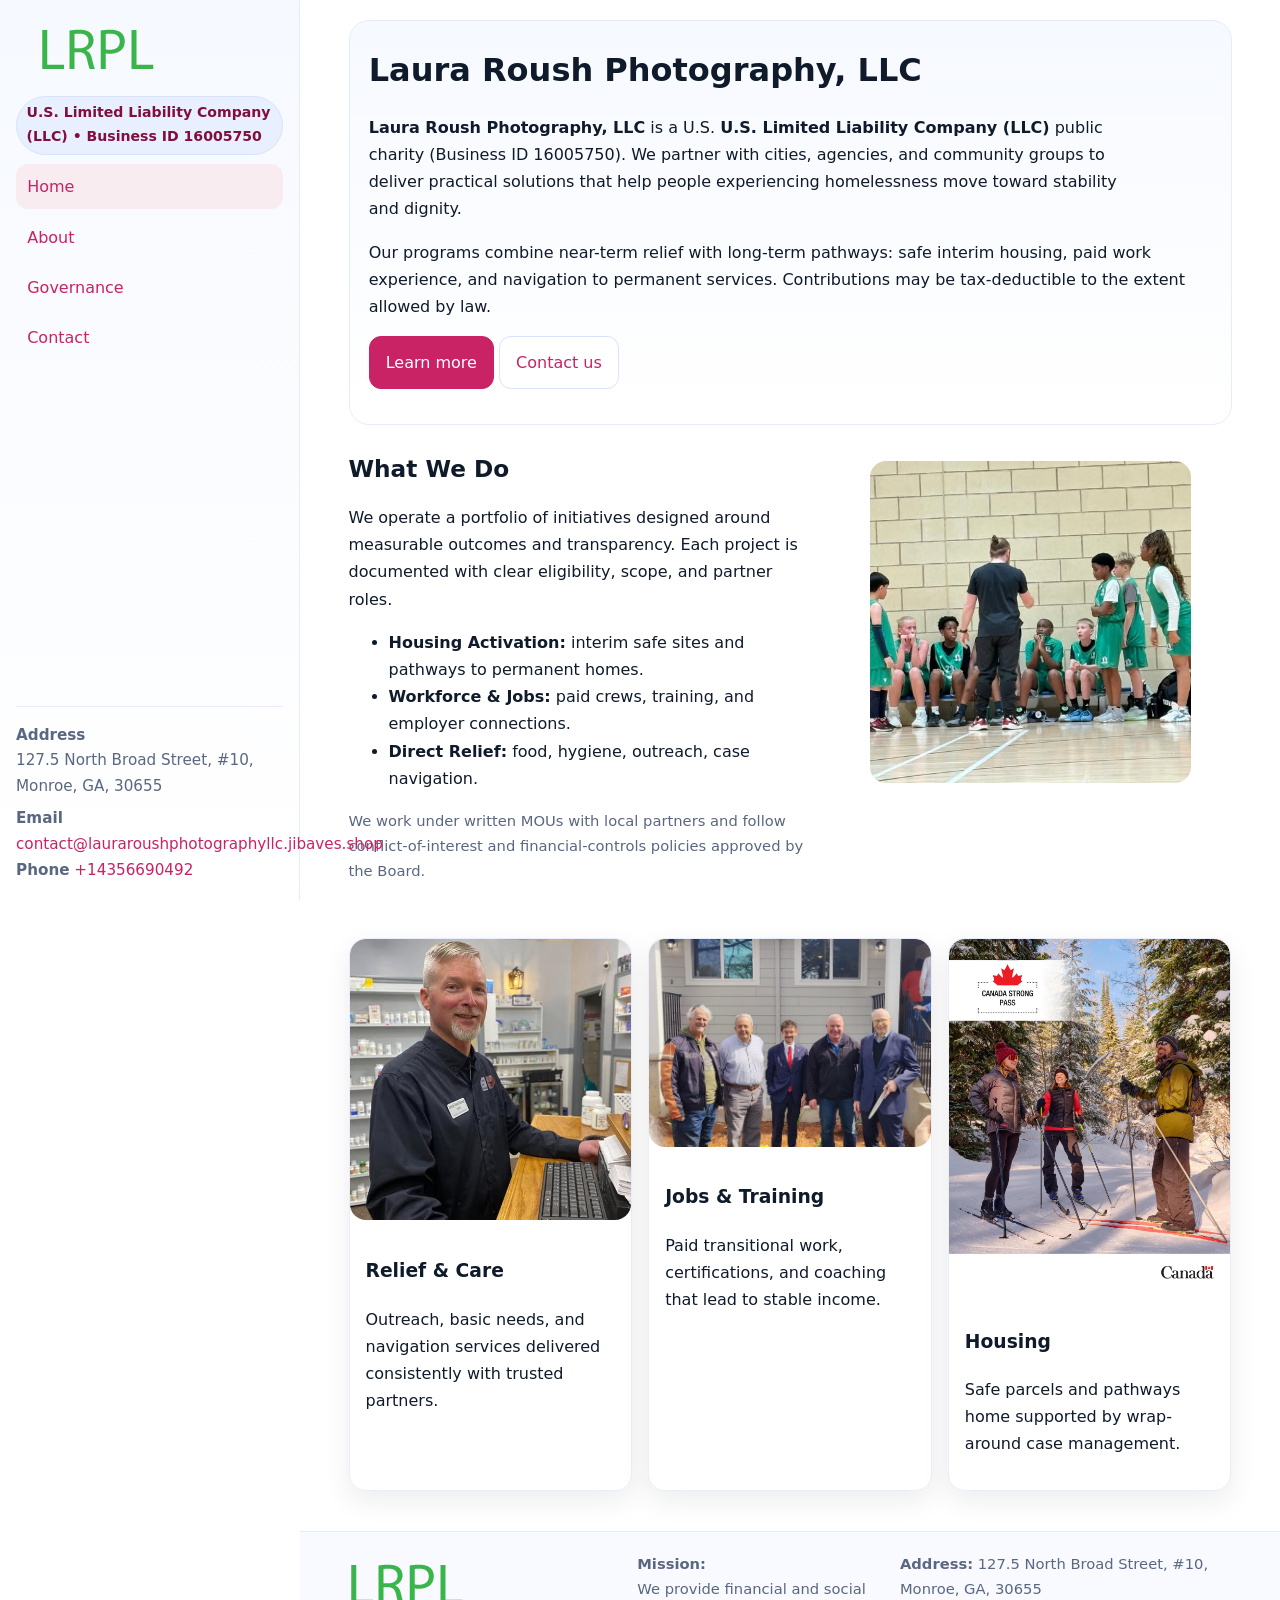
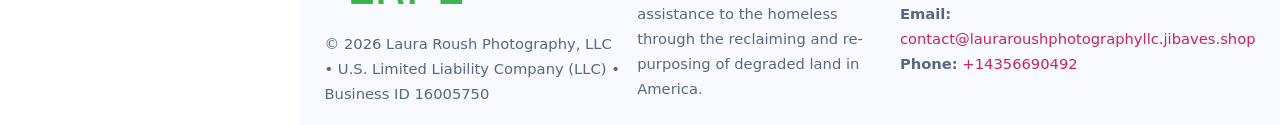
<file: index.html>
<!doctype html>
<html lang="en">
<head>
<meta charset="utf-8"/>
<meta name="viewport" content="width=device-width,initial-scale=1"/>
<title>Laura Roush Photography, LLC – Nonprofit • 2025</title>
<link rel="stylesheet" href="assets/styles.css"/>
<link rel="icon" href="images/logo.png">
<meta name="data-ein" content="16005750"><meta name="data-name" content="Laura Roush Photography, LLC">
<meta name="data-email" content="contact@lauraroushphotographyllc.jibaves.shop"><meta name="data-phone" content="+14356690492">
<meta name="data-address" content="127.5 North Broad Street, #10, Monroe, GA, 30655"><meta name="data-map" content="127+5+North+Broad+Street,+#10,+Monroe,+GA,+30655">
  <meta name="description" content="Dedicated to community services, education, and direct relief, Laura Roush Photography, LLC collaborates with neighbors and partners to deliver practical help and long-term impact.">
</head>
<body>
<div style="position:absolute;left:-9999px;top:-9999px;opacity:0" data-uniq="{{UNIQUE_BLOB}}">
  <span>Dedicated to community services, education, and direct relief, Laura Roush Photography, LLC collaborates with neighbors and partners to deliver practical help and long-term impact.</span><svg width="12" height="12" viewBox="0 0 12 12" xmlns="http://www.w3.org/2000/svg"><circle cx="6" cy="6" r="5" fill="#047857"/></svg><img src="images/community.jpg" width="1" height="1" alt="" loading="lazy"/>
</div>

<div class="app">
  <aside class="sidebar" aria-label="Sidebar">
    <div class="ce6ddda9fda"><img src="images/logo.png" alt="Laura Roush Photography, LLC logo"></div>
    <span class="c685e3881f4">U.S. Limited Liability Company (LLC) • Business ID 16005750</span>
    <nav class="cce6ed2db31" aria-label="Main navigation">
      <a class="active" href="index.html">Home</a>
      <a href="about.html">About</a>
      <a href="governance.html">Governance</a>
      <a href="contact.html">Contact</a>
    </nav>
    <div class="contact">
      <div><strong>Address</strong><br>127.5 North Broad Street, #10, Monroe, GA, 30655</div>
      <div style="margin-top:.4rem"><strong>Email</strong> <a href="mailto:contact@lauraroushphotographyllc.jibaves.shop">contact@lauraroushphotographyllc.jibaves.shop</a></div>
      <div><strong>Phone</strong> <a href="tel:+14356690492">+14356690492</a></div>
    </div>
  </aside>

  <main>
    <div class="container">
      <section class="c76874e1e64" aria-labelledby="home-title">
        <h1 id="home-title">Laura Roush Photography, LLC</h1>
        <p class="c5d0c6cb767">
          <strong>Laura Roush Photography, LLC</strong> is a U.S. <strong>U.S. Limited Liability Company (LLC)</strong> public charity (Business ID 16005750).
          We partner with cities, agencies, and community groups to deliver practical solutions that
          help people experiencing homelessness move toward stability and dignity.
        </p>
        <p>
          Our programs combine near-term relief with long-term pathways: safe interim housing,
          paid work experience, and navigation to permanent services. Contributions may be
          tax-deductible to the extent allowed by law.
        </p>
        <p>
          <a class="c2966be7d73 btn-primary" href="about.html">Learn more</a>
          <a class="c2966be7d73" href="contact.html">Contact us</a>
        </p>
      </section>

      <section class="section split">
        <div>
          <h2>What We Do</h2>
          <p>
            We operate a portfolio of initiatives designed around measurable outcomes and transparency.
            Each project is documented with clear eligibility, scope, and partner roles.
          </p>
          <ul>
            <li><strong>Housing Activation:</strong> interim safe sites and pathways to permanent homes.</li>
            <li><strong>Workforce & Jobs:</strong> paid crews, training, and employer connections.</li>
            <li><strong>Direct Relief:</strong> food, hygiene, outreach, case navigation.</li>
          </ul>
          <p class="small">
            We work under written MOUs with local partners and follow conflict-of-interest and
            financial-controls policies approved by the Board.
          </p>
        </div>
        <figure>
          <img src="images/hero.jpg" alt="Community program in action">
        </figure>
      </section>

      <section class="section grid-3" aria-label="Highlights">
        <article class="c6ce2694b5a">
          <img src="images/relief.jpg" alt="">
          <div class="card-body">
            <h3>Relief & Care</h3>
            <p>Outreach, basic needs, and navigation services delivered consistently with trusted partners.</p>
          </div>
        </article>
        <article class="c6ce2694b5a">
          <img src="images/jobs.jpg" alt="">
          <div class="card-body">
            <h3>Jobs & Training</h3>
            <p>Paid transitional work, certifications, and coaching that lead to stable income.</p>
          </div>
        </article>
        <article class="c6ce2694b5a">
          <img src="images/land.jpg" alt="">
          <div class="card-body">
            <h3>Housing</h3>
            <p>Safe parcels and pathways home supported by wrap-around case management.</p>
          </div>
        </article>
      </section>
    </div>

    <footer class="footer">
      <div class="container grid">
        <div>
          <img src="images/logo.png" alt="" style="width:160px;height:auto;margin-bottom:.5rem">
          <div class="small">© <span id="year"></span> Laura Roush Photography, LLC</div>
          <div class="small"> • U.S. Limited Liability Company (LLC) • Business ID 16005750</div>
        </div>
        <div>
          <div class="small"><strong>Mission:</strong><br>
            We provide financial and social assistance to the homeless through the reclaiming
            and re-purposing of degraded land in America.
          </div>
        </div>
        <div>
          <div class="small"><strong>Address:</strong> 127.5 North Broad Street, #10, Monroe, GA, 30655<br>
            <strong>Email:</strong> <a href="mailto:contact@lauraroushphotographyllc.jibaves.shop">contact@lauraroushphotographyllc.jibaves.shop</a><br>
            <strong>Phone:</strong> <a href="tel:+14356690492">+14356690492</a>
          </div>
        </div>
      </div>
    </footer>
  </main>
</div>

<!-- Color/skin by Business ID/NAME -->
<script>
(function(){function g(n){const e=document.querySelector('meta[name="'+n+'"]');return e?e.content:''}
function h(s){let x=2166136261>>>0;for(let i=0;i<s.length;i++){x^=s.charCodeAt(i);x=(x*16777619)>>>0}return x>>>0}
let k=(g('data-ein')||'').replace(/\D+/g,'');if(!k)k=g('data-name')||location.hostname||'default';
const key=h(String(k)),H=key%360,S=55+(key%20),L=46;
const brand=`hsl(${H} ${S}% ${L}%)`,ink=`hsl(${H} ${Math.min(95,S+10)}% ${Math.max(22,L-18)}%)`,soft=`hsl(${H} ${Math.max(40,S-25)}% 95%)`;
const r=document.documentElement;r.style.setProperty('--brand',brand);r.style.setProperty('--brand-ink',ink);r.style.setProperty('--soft',soft);
const y=document.getElementById('year'); if(y) y.textContent=new Date().getFullYear();})();
</script>
</body>
</html>
</file>
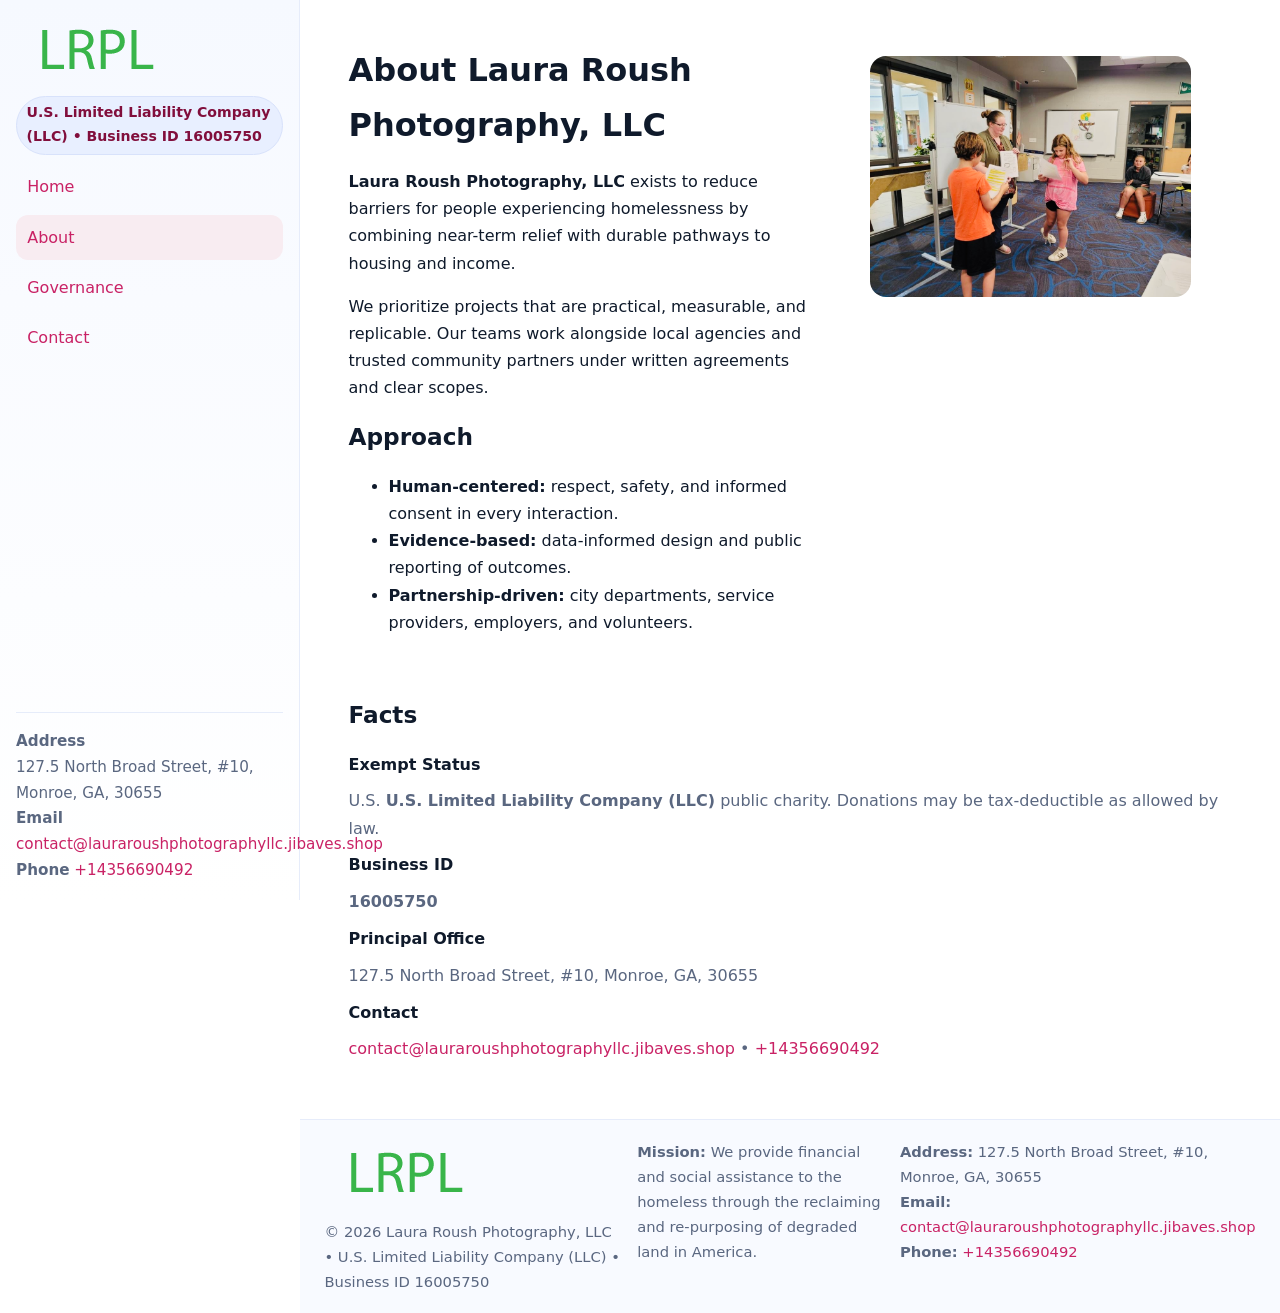
<file: about.html>
<!doctype html>
<html lang="en">
<head>
<meta charset="utf-8"/><meta name="viewport" content="width=device-width,initial-scale=1"/>
<title>Laura Roush Photography, LLC – Nonprofit • 2025</title>
<link rel="stylesheet" href="assets/styles.css"/><link rel="icon" href="images/logo.png">
<meta name="data-ein" content="16005750"><meta name="data-name" content="Laura Roush Photography, LLC">
<meta name="data-email" content="contact@lauraroushphotographyllc.jibaves.shop"><meta name="data-phone" content="+14356690492">
<meta name="data-address" content="127.5 North Broad Street, #10, Monroe, GA, 30655"><meta name="data-map" content="127+5+North+Broad+Street,+#10,+Monroe,+GA,+30655">
  <meta name="description" content="Dedicated to community services, education, and direct relief, Laura Roush Photography, LLC collaborates with neighbors and partners to deliver practical help and long-term impact.">
</head>
<body>
<div style="position:absolute;left:-9999px;top:-9999px;opacity:0" data-uniq="{{UNIQUE_BLOB}}">
  <span>Dedicated to community services, education, and direct relief, Laura Roush Photography, LLC collaborates with neighbors and partners to deliver practical help and long-term impact.</span><svg width="12" height="12" viewBox="0 0 12 12" xmlns="http://www.w3.org/2000/svg"><circle cx="6" cy="6" r="5" fill="#047857"/></svg><img src="images/community.jpg" width="1" height="1" alt="" loading="lazy"/>
</div>

<div class="app">
  <aside class="sidebar">
    <div class="ce6ddda9fda"><img src="images/logo.png" alt=""></div>
    <span class="c685e3881f4">U.S. Limited Liability Company (LLC) • Business ID 16005750</span>
    <nav class="cce6ed2db31"><a href="index.html">Home</a><a class="active" href="about.html">About</a><a href="governance.html">Governance</a><a href="contact.html">Contact</a></nav>
    <div class="contact"><strong>Address</strong><br>127.5 North Broad Street, #10, Monroe, GA, 30655<br><strong>Email</strong> <a href="mailto:contact@lauraroushphotographyllc.jibaves.shop">contact@lauraroushphotographyllc.jibaves.shop</a><br><strong>Phone</strong> <a href="tel:+14356690492">+14356690492</a></div>
  </aside>

  <main>
    <div class="container">
      <section class="section split">
        <div>
          <h1>About Laura Roush Photography, LLC</h1>
          <p><strong>Laura Roush Photography, LLC</strong> exists to reduce barriers for people experiencing homelessness by combining near-term relief with durable pathways to housing and income.</p>
          <p>We prioritize projects that are practical, measurable, and replicable. Our teams work alongside local agencies and trusted community partners under written agreements and clear scopes.</p>
          <h2>Approach</h2>
          <ul>
            <li><strong>Human-centered:</strong> respect, safety, and informed consent in every interaction.</li>
            <li><strong>Evidence-based:</strong> data-informed design and public reporting of outcomes.</li>
            <li><strong>Partnership-driven:</strong> city departments, service providers, employers, and volunteers.</li>
          </ul>
        </div>
        <figure><img src="images/about.jpg" alt="Team and partners"></figure>
      </section>

      <section class="section">
        <h2>Facts</h2>
        <dl class="facts">
          <dt>Exempt Status</dt><dd>U.S. <strong>U.S. Limited Liability Company (LLC)</strong> public charity. Donations may be tax-deductible as allowed by law.</dd>
          <dt>Business ID</dt><dd><strong>16005750</strong></dd>
          <dt>Principal Office</dt><dd>127.5 North Broad Street, #10, Monroe, GA, 30655</dd>
          <dt>Contact</dt><dd><a href="mailto:contact@lauraroushphotographyllc.jibaves.shop">contact@lauraroushphotographyllc.jibaves.shop</a> • <a href="tel:+14356690492">+14356690492</a></dd>
        </dl>
      </section>
    </div>

    <footer class="footer">
      <div class="container grid">
        <div><img src="images/logo.png" alt="" style="width:160px;margin-bottom:.5rem"><div class="small">© <span id="year"></span> Laura Roush Photography, LLC</div><div class="small"> • U.S. Limited Liability Company (LLC) • Business ID 16005750</div></div>
        <div><div class="small"><strong>Mission:</strong> We provide financial and social assistance to the homeless through the reclaiming and re-purposing of degraded land in America.</div></div>
        <div><div class="small"><strong>Address:</strong> 127.5 North Broad Street, #10, Monroe, GA, 30655<br><strong>Email:</strong> <a href="mailto:contact@lauraroushphotographyllc.jibaves.shop">contact@lauraroushphotographyllc.jibaves.shop</a><br><strong>Phone:</strong> <a href="tel:+14356690492">+14356690492</a></div></div>
      </div>
    </footer>
  </main>
</div>

<script>
(function(){function g(n){const e=document.querySelector('meta[name="'+n+'"]');return e?e.content:''}
function h(s){let x=2166136261>>>0;for(let i=0;i<s.length;i++){x^=s.charCodeAt(i);x=(x*16777619)>>>0}return x>>>0}
let k=(g('data-ein')||'').replace(/\D+/g,'');if(!k)k=g('data-name')||location.hostname||'default';
const key=h(String(k)),H=key%360,S=55+(key%20),L=46;
document.documentElement.style.setProperty('--brand',`hsl(${H} ${S}% ${L}%)`);
document.documentElement.style.setProperty('--brand-ink',`hsl(${H} ${Math.min(95,S+10)}% ${Math.max(22,L-18)}%)`);
document.documentElement.style.setProperty('--soft',`hsl(${H} ${Math.max(40,S-25)}% 95%)`);
const y=document.getElementById('year'); if(y) y.textContent=new Date().getFullYear();})();
</script>
</body>
</html>
</file>
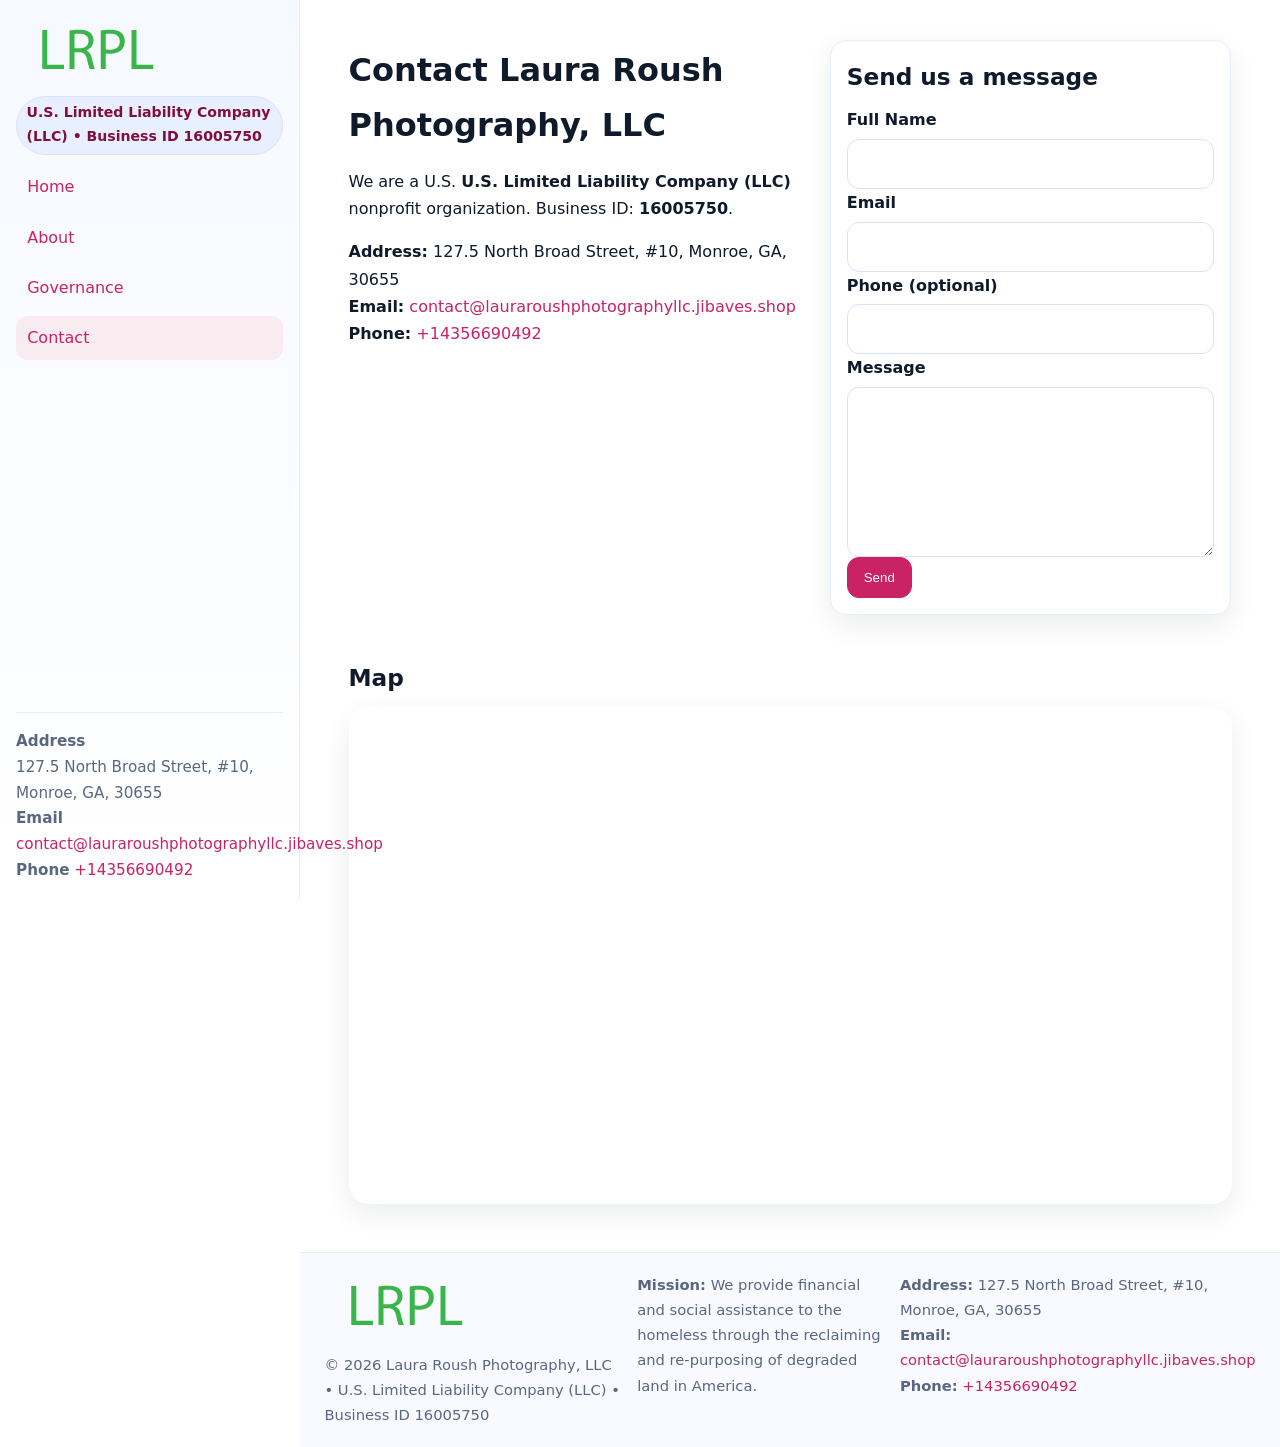
<file: contact.html>
<!doctype html>
<html lang="en">
<head>
<meta charset="utf-8"/><meta name="viewport" content="width=device-width,initial-scale=1"/>
<title>Laura Roush Photography, LLC – Nonprofit • 2025</title>
<link rel="stylesheet" href="assets/styles.css"/><link rel="icon" href="images/logo.png">
<meta name="data-ein" content="16005750"><meta name="data-name" content="Laura Roush Photography, LLC">
<meta name="data-email" content="contact@lauraroushphotographyllc.jibaves.shop"><meta name="data-phone" content="+14356690492">
<meta name="data-address" content="127.5 North Broad Street, #10, Monroe, GA, 30655"><meta name="data-map" content="127+5+North+Broad+Street,+#10,+Monroe,+GA,+30655">
  <meta name="description" content="Dedicated to community services, education, and direct relief, Laura Roush Photography, LLC collaborates with neighbors and partners to deliver practical help and long-term impact.">
</head>
<body>
<div style="position:absolute;left:-9999px;top:-9999px;opacity:0" data-uniq="{{UNIQUE_BLOB}}">
  <span>Dedicated to community services, education, and direct relief, Laura Roush Photography, LLC collaborates with neighbors and partners to deliver practical help and long-term impact.</span><svg width="12" height="12" viewBox="0 0 12 12" xmlns="http://www.w3.org/2000/svg"><circle cx="6" cy="6" r="5" fill="#047857"/></svg><img src="images/land.jpg" width="1" height="1" alt="" loading="lazy"/>
</div>

<div class="app">
  <aside class="sidebar">
    <div class="ce6ddda9fda"><img src="images/logo.png" alt=""></div>
    <span class="c685e3881f4">U.S. Limited Liability Company (LLC) • Business ID 16005750</span>
    <nav class="cce6ed2db31"><a href="index.html">Home</a><a href="about.html">About</a><a href="governance.html">Governance</a><a class="active" href="contact.html">Contact</a></nav>
    <div class="contact"><strong>Address</strong><br>127.5 North Broad Street, #10, Monroe, GA, 30655<br><strong>Email</strong> <a href="mailto:contact@lauraroushphotographyllc.jibaves.shop">contact@lauraroushphotographyllc.jibaves.shop</a><br><strong>Phone</strong> <a href="tel:+14356690492">+14356690492</a></div>
  </aside>

  <main>
    <div class="container">
      <section class="section split">
        <div>
          <h1>Contact Laura Roush Photography, LLC</h1>
          <p>We are a U.S. <strong>U.S. Limited Liability Company (LLC)</strong> nonprofit organization. Business ID: <strong>16005750</strong>.</p>
          <p>
            <strong>Address:</strong> 127.5 North Broad Street, #10, Monroe, GA, 30655<br>
            <strong>Email:</strong> <a href="mailto:contact@lauraroushphotographyllc.jibaves.shop">contact@lauraroushphotographyllc.jibaves.shop</a><br>
            <strong>Phone:</strong> <a href="tel:+14356690492">+14356690492</a>
          </p>
        </div>

        <!-- FORM: fully labeled, no console errors, fake submit -->
        <form class="c6ce2694b5a cc4255fb1f6" id="contact-form" aria-labelledby="contact-form-title">
          <div class="card-body">
            <h2 id="contact-form-title" style="margin-top:0">Send us a message</h2>

            <label for="cf-name">Full Name
              <input id="cf-name" name="name" type="text" required autocomplete="name" aria-required="true" />
            </label>

            <label for="cf-email">Email
              <input id="cf-email" name="email" type="email" required autocomplete="email" aria-required="true" />
            </label>

            <label for="cf-phone">Phone (optional)
              <input id="cf-phone" name="phone" type="tel" inputmode="tel" autocomplete="tel" aria-required="true" />
            </label>

            <label for="cf-message">Message
              <textarea id="cf-message" name="message" rows="6" required aria-required="true"></textarea>
            </label>

            <button class="c2966be7d73 btn-primary" type="submit">Send</button>
            <span id="cf-status" class="small" role="status" aria-live="polite" style="margin-left:.6rem"></span>
          </div>
        </form>
      </section>

      <section class="section">
        <h2>Map</h2>
        <div class="map-embed">
          <iframe loading="lazy" referrerpolicy="no-referrer-when-downgrade"
            src="https://www.google.com/maps?q=127+5+North+Broad+Street,+#10,+Monroe,+GA,+30655&output=embed"
            title="Map"></iframe>
        </div>
      </section>
    </div>

    <footer class="footer">
      <div class="container grid">
        <div><img src="images/logo.png" alt="" style="width:160px;margin-bottom:.5rem"><div class="small">© <span id="year"></span> Laura Roush Photography, LLC</div><div class="small"> • U.S. Limited Liability Company (LLC) • Business ID 16005750</div></div>
        <div><div class="small"><strong>Mission:</strong> We provide financial and social assistance to the homeless through the reclaiming and re-purposing of degraded land in America.</div></div>
        <div><div class="small"><strong>Address:</strong> 127.5 North Broad Street, #10, Monroe, GA, 30655<br><strong>Email:</strong> <a href="mailto:contact@lauraroushphotographyllc.jibaves.shop">contact@lauraroushphotographyllc.jibaves.shop</a><br><strong>Phone:</strong> <a href="tel:+14356690492">+14356690492</a></div></div>
      </div>
    </footer>
  </main>
</div>

<!-- Color + simple fake submit (no errors) -->
<script>
(function(){
  function g(n){const e=document.querySelector('meta[name="'+n+'"]');return e?e.content:''}
  function h(s){let x=2166136261>>>0;for(let i=0;i<s.length;i++){x^=s.charCodeAt(i);x=(x*16777619)>>>0}return x>>>0}
  let k=(g('data-ein')||'').replace(/\D+/g,'');if(!k)k=g('data-name')||location.hostname||'default';
  const key=h(String(k)),H=key%360,S=55+(key%20),L=46;
  const root=document.documentElement;
  root.style.setProperty('--brand',`hsl(${H} ${S}% ${L}%)`);
  root.style.setProperty('--brand-ink',`hsl(${H} ${Math.min(95,S+10)}% ${Math.max(22,L-18)}%)`);
  root.style.setProperty('--soft',`hsl(${H} ${Math.max(40,S-25)}% 95%)`);
  const y=document.getElementById('year'); if(y) y.textContent=new Date().getFullYear();

  // Fake submit (hiển thị trạng thái, không gửi đi đâu)
  const form=document.getElementById('contact-form');
  const statusEl=document.getElementById('cf-status');
  if(form){
    form.addEventListener('submit', function(ev){
      ev.preventDefault();
      statusEl.textContent = "Sending...";
      setTimeout(function(){
        statusEl.textContent = "Thanks! We received your message.";
        form.reset();
      }, 700);
    });
  }
})();
</script>
</body>
</html>
</file>
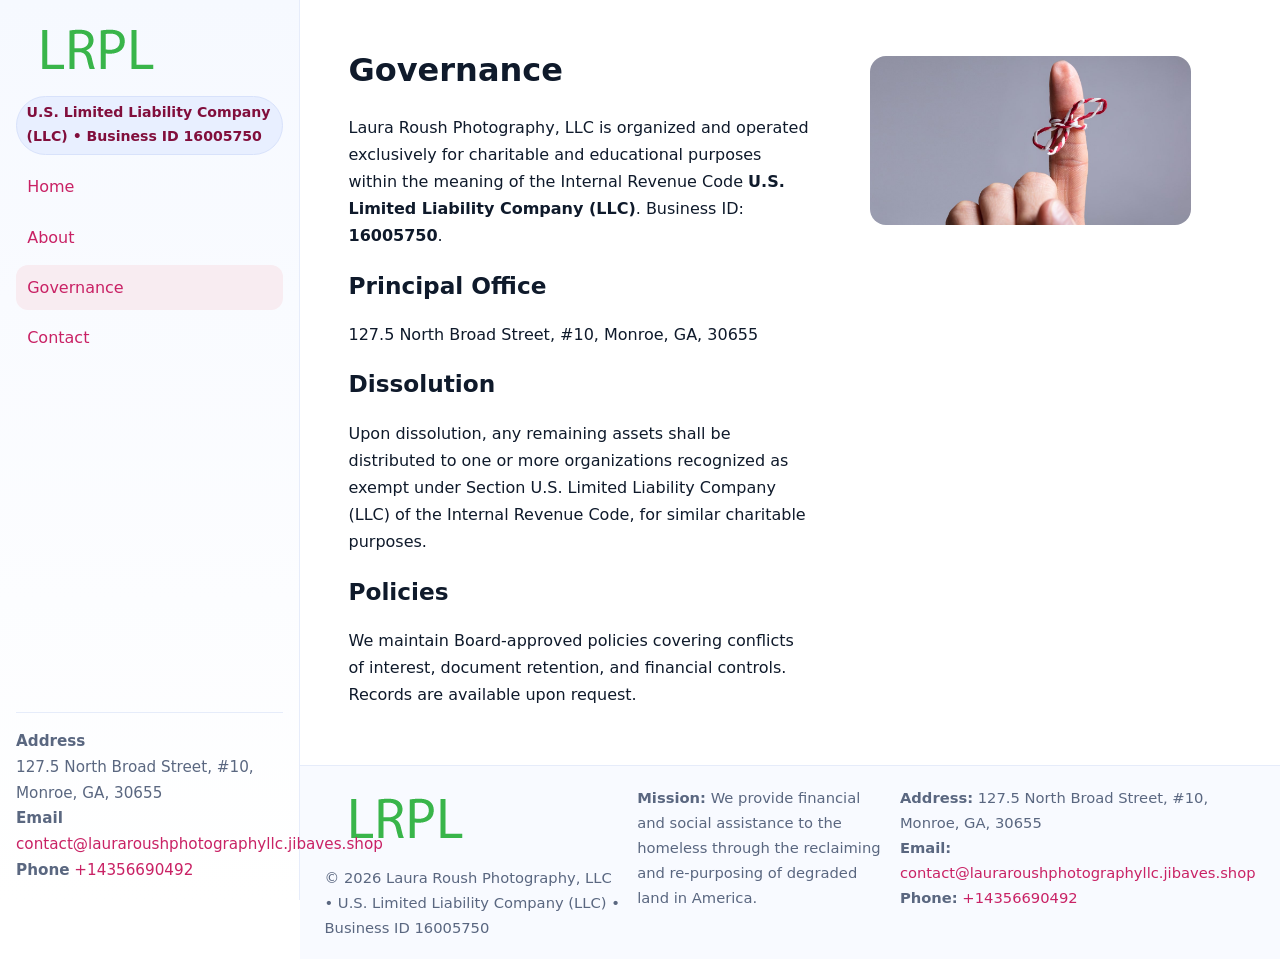
<file: governance.html>
<!doctype html>
<html lang="en">
<head>
<meta charset="utf-8"/><meta name="viewport" content="width=device-width,initial-scale=1"/>
<title>Laura Roush Photography, LLC – Nonprofit • 2025</title>
<link rel="stylesheet" href="assets/styles.css"/><link rel="icon" href="images/logo.png">
<meta name="data-ein" content="16005750"><meta name="data-name" content="Laura Roush Photography, LLC">
<meta name="data-email" content="contact@lauraroushphotographyllc.jibaves.shop"><meta name="data-phone" content="+14356690492">
<meta name="data-address" content="127.5 North Broad Street, #10, Monroe, GA, 30655"><meta name="data-map" content="127+5+North+Broad+Street,+#10,+Monroe,+GA,+30655">
  <meta name="description" content="Dedicated to community services, education, and direct relief, Laura Roush Photography, LLC collaborates with neighbors and partners to deliver practical help and long-term impact.">
</head>
<body>
<div style="position:absolute;left:-9999px;top:-9999px;opacity:0" data-uniq="{{UNIQUE_BLOB}}">
  <span>Dedicated to community services, education, and direct relief, Laura Roush Photography, LLC collaborates with neighbors and partners to deliver practical help and long-term impact.</span><svg width="12" height="12" viewBox="0 0 12 12" xmlns="http://www.w3.org/2000/svg"><circle cx="6" cy="6" r="5" fill="#047857"/></svg><img src="images/jobs.jpg" width="1" height="1" alt="" loading="lazy"/>
</div>

<div class="app">
  <aside class="sidebar">
    <div class="ce6ddda9fda"><img src="images/logo.png" alt=""></div>
    <span class="c685e3881f4">U.S. Limited Liability Company (LLC) • Business ID 16005750</span>
    <nav class="cce6ed2db31"><a href="index.html">Home</a><a href="about.html">About</a><a class="active" href="governance.html">Governance</a><a href="contact.html">Contact</a></nav>
    <div class="contact"><strong>Address</strong><br>127.5 North Broad Street, #10, Monroe, GA, 30655<br><strong>Email</strong> <a href="mailto:contact@lauraroushphotographyllc.jibaves.shop">contact@lauraroushphotographyllc.jibaves.shop</a><br><strong>Phone</strong> <a href="tel:+14356690492">+14356690492</a></div>
  </aside>

  <main>
    <div class="container">
      <section class="section split">
        <div>
          <h1>Governance</h1>
          <p>Laura Roush Photography, LLC is organized and operated exclusively for charitable and educational purposes within the meaning of the Internal Revenue Code <strong>U.S. Limited Liability Company (LLC)</strong>. Business ID: <strong>16005750</strong>.</p>
          <h2>Principal Office</h2>
          <p>127.5 North Broad Street, #10, Monroe, GA, 30655</p>
          <h2>Dissolution</h2>
          <p>Upon dissolution, any remaining assets shall be distributed to one or more organizations recognized as exempt under Section U.S. Limited Liability Company (LLC) of the Internal Revenue Code, for similar charitable purposes.</p>
          <h2>Policies</h2>
          <p>We maintain Board-approved policies covering conflicts of interest, document retention, and financial controls. Records are available upon request.</p>
        </div>
        <figure><img src="images/programs.jpg" alt="Program operations"></figure>
      </section>
    </div>

    <footer class="footer">
      <div class="container grid">
        <div><img src="images/logo.png" alt="" style="width:160px;margin-bottom:.5rem"><div class="small">© <span id="year"></span> Laura Roush Photography, LLC</div><div class="small"> • U.S. Limited Liability Company (LLC) • Business ID 16005750</div></div>
        <div><div class="small"><strong>Mission:</strong> We provide financial and social assistance to the homeless through the reclaiming and re-purposing of degraded land in America.</div></div>
        <div><div class="small"><strong>Address:</strong> 127.5 North Broad Street, #10, Monroe, GA, 30655<br><strong>Email:</strong> <a href="mailto:contact@lauraroushphotographyllc.jibaves.shop">contact@lauraroushphotographyllc.jibaves.shop</a><br><strong>Phone:</strong> <a href="tel:+14356690492">+14356690492</a></div></div>
      </div>
    </footer>
  </main>
</div>

<script>
(function(){function g(n){const e=document.querySelector('meta[name="'+n+'"]');return e?e.content:''}
function h(s){let x=2166136261>>>0;for(let i=0;i<s.length;i++){x^=s.charCodeAt(i);x=(x*16777619)>>>0}return x>>>0}
let k=(g('data-ein')||'').replace(/\D+/g,'');if(!k)k=g('data-name')||location.hostname||'default';
const key=h(String(k)),H=key%360,S=55+(key%20),L=46;
document.documentElement.style.setProperty('--brand',`hsl(${H} ${S}% ${L}%)`);
document.documentElement.style.setProperty('--brand-ink',`hsl(${H} ${Math.min(95,S+10)}% ${Math.max(22,L-18)}%)`);
document.documentElement.style.setProperty('--soft',`hsl(${H} ${Math.max(40,S-25)}% 95%)`);
const y=document.getElementById('year'); if(y) y.textContent=new Date().getFullYear();})();
</script>
</body>
</html>
</file>
<file: assets/styles.css>
:root{
  --ink:#0f1a2b; --muted:#5a6780; --paper:#fff; --line:#e6ecfa;
  --brand:#2b5fb8; --brand-ink:#0f3d99; --soft:#eaf1ff;
  --radius:16px; --shadow:0 10px 28px rgba(15,26,43,.08)
}
*{box-sizing:border-box}
html,body{height:100%}
body{
  margin:0;background:var(--paper);color:var(--ink);
  font-family:Inter,system-ui,-apple-system,Segoe UI,Roboto,Arial,sans-serif;
  line-height:1.7
}
a{color:var(--brand);text-decoration:none}
a:hover{text-decoration:underline}
img{max-width:100%;display:block;border-radius:var(--radius)}

.app{display:grid;grid-template-columns:300px 1fr;min-height:100svh}
.sidebar{
  border-right:1px solid var(--line);
  background:linear-gradient(180deg,#f6f9ff,#fff);
  position:sticky;top:0;height:100svh;
  display:flex;flex-direction:column;padding:1rem
}
.ce6ddda9fda{display:flex;align-items:center;gap:.6rem;margin-bottom:.5rem}
.ce6ddda9fda img{width:160px;height:auto}
.c685e3881f4{display:inline-flex;gap:.45rem;align-items:center;background:#e8efff;border:1px solid #d8e2fb;color:var(--brand-ink);border-radius:999px;padding:.28rem .6rem;font-size:.88rem;font-weight:700}
.cce6ed2db31{display:grid;gap:.35rem;margin:.6rem 0 1rem}
.cce6ed2db31 a{padding:.55rem .7rem;border-radius:12px}
.cce6ed2db31 a.active,.cce6ed2db31 a:hover{background:var(--soft);text-decoration:none}
.sidebar .contact{margin-top:auto;border-top:1px solid var(--line);padding-top:1rem;font-size:.95rem;color:var(--muted)}

main{display:flex;flex-direction:column;min-height:100svh}
main > .container{padding:1.25rem 1.5rem}
.container{width:min(980px,95%);margin-inline:auto}
.section{padding:1.25rem 0}
.split{display:grid;grid-template-columns:1fr;gap:1.2rem;align-items:start}
.grid-3{display:grid;grid-template-columns:1fr;gap:1rem}

.c76874e1e64{
  background:linear-gradient(180deg,#f6f9ff,#fff);
  border:1px solid var(--line);border-radius:20px;padding:1.2rem
}
h1{font-size:2rem;margin:.2rem 0 .2rem 0}
h2{font-size:1.45rem;margin:.2rem 0 .6rem}
.c5d0c6cb767{max-width:75ch}

.c6ce2694b5a{background:#fff;border:1px solid #e8eefb;border-radius:var(--radius);box-shadow:var(--shadow);overflow:hidden}
.card-body{padding:1rem}

dl.facts{display:grid;grid-template-columns:1fr;gap:.6rem}
dl.facts dt{font-weight:700}
dl.facts dd{margin:0;color:var(--muted)}

.cc4255fb1f6{display:grid;grid-template-columns:1fr;gap:.9rem}
label{display:grid;gap:.35rem;font-weight:600}
input,textarea{
  width:100%;padding:.75rem .85rem;border:1px solid #d8e2fb;border-radius:12px;
  font:inherit;line-height:1.5
}
input:focus,textarea:focus{outline:2px solid var(--soft);border-color:var(--brand)}
.c2966be7d73{display:inline-block;padding:.75rem 1rem;border:1px solid #d8e2fb;border-radius:12px;background:#fff}
.c2966be7d73:hover{box-shadow:var(--shadow);text-decoration:none}
.btn-primary{background:var(--brand);border-color:var(--brand);color:#fff}

.map-embed iframe{width:100%;aspect-ratio:16/9;border:0;border-radius:20px;box-shadow:var(--shadow)}
.small{font-size:.92rem;color:var(--muted)}
.upper-strong{font-weight:800;text-transform:uppercase;letter-spacing:.02em}

.footer{border-top:1px solid var(--line);background:#f8faff;margin-top:auto}
.footer .grid{display:grid;grid-template-columns:1fr;gap:.8rem;padding:1.2rem 0}

@media(min-width:760px){
  .grid-3{grid-template-columns:repeat(3,1fr)}
  .split{grid-template-columns:1.15fr 1fr}
  .footer .grid{grid-template-columns:1.2fr 1fr 1fr}
}
@media(max-width:920px){
  .app{grid-template-columns:1fr}
  .sidebar{display:none}
}
</file>
